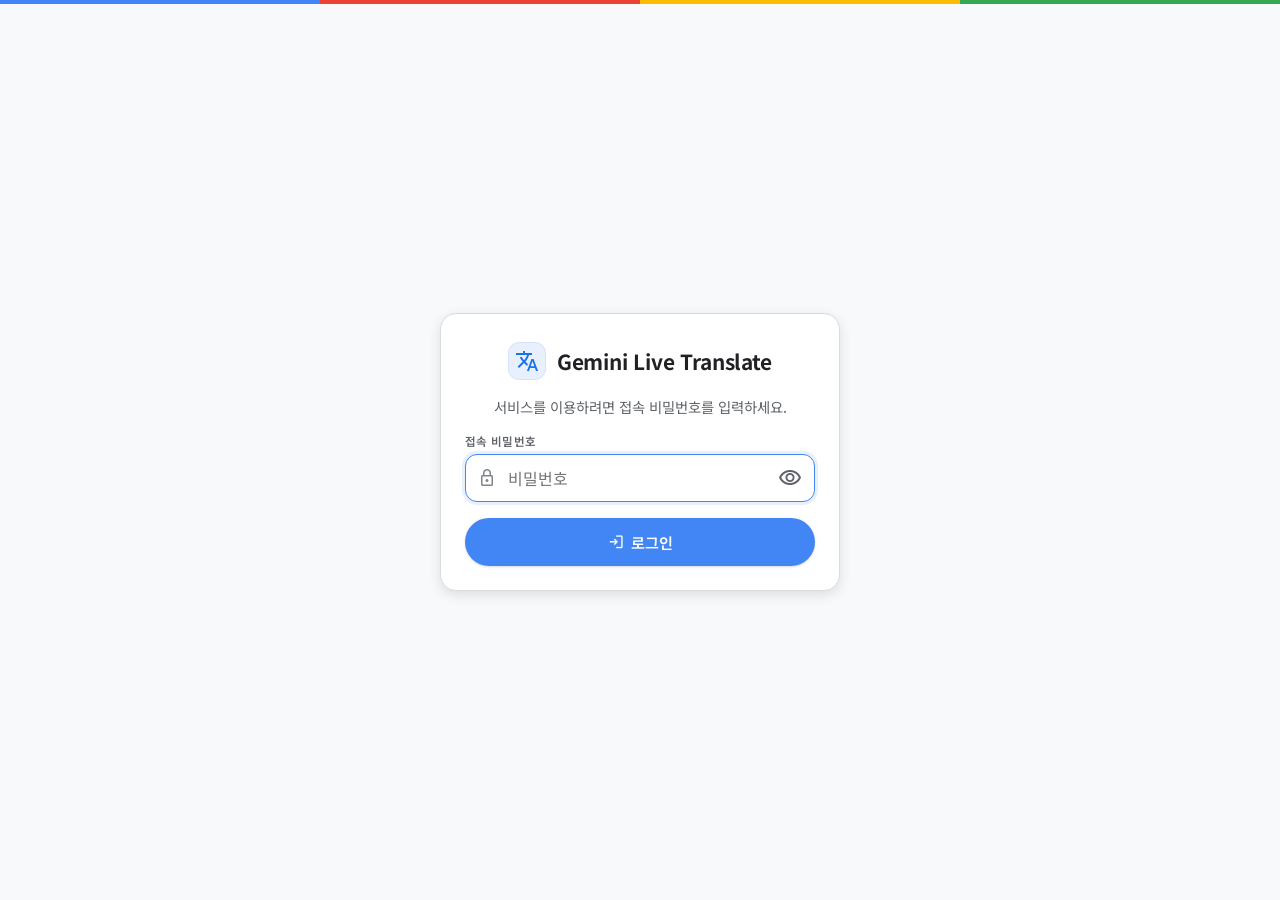
<file: static/login.html>
<!doctype html>
<html lang="ko">
<head>
  <meta charset="utf-8" />
  <meta name="viewport" content="width=device-width, initial-scale=1, viewport-fit=cover" />
  <meta name="theme-color" content="#ffffff" />
  <title>로그인 · Gemini Live Translate</title>
  <link rel="preconnect" href="https://fonts.googleapis.com" />
  <link rel="preconnect" href="https://fonts.gstatic.com" crossorigin />
  <link href="https://fonts.googleapis.com/css2?family=Google+Sans:wght@400;500;700&family=Noto+Sans+KR:wght@400;500;600;700&display=swap" rel="stylesheet" />
  <link href="https://fonts.googleapis.com/css2?family=Material+Symbols+Outlined:opsz,wght,FILL,GRAD@20..48,400,0..1,0" rel="stylesheet" />
  <link rel="stylesheet" href="/static/styles.css?v=20261016e" />
</head>
<body class="login-body">
  <div class="google-color-bar" aria-hidden="true">
    <span class="g-blue"></span>
    <span class="g-red"></span>
    <span class="g-yellow"></span>
    <span class="g-green"></span>
  </div>

  <main class="login-shell">
    <form class="login-card" id="loginForm" autocomplete="off" novalidate>
      <div class="brand-group login-brand">
        <div class="brand-logo" aria-hidden="true">
          <span class="material-symbols-outlined">translate</span>
        </div>
        <h1 class="brand-heading">Gemini Live Translate</h1>
      </div>

      <p class="login-desc">서비스를 이용하려면 접속 비밀번호를 입력하세요.</p>

      <label class="login-field">
        <span class="login-label">접속 비밀번호</span>
        <span class="login-input-wrap">
          <span class="material-symbols-outlined login-input-icon" aria-hidden="true">lock</span>
          <input
            type="password"
            id="passwordInput"
            name="password"
            class="login-input"
            placeholder="비밀번호"
            autocomplete="current-password"
            autofocus
            required
          />
          <button type="button" class="login-eye" id="btnTogglePw" aria-label="비밀번호 표시">
            <span class="material-symbols-outlined">visibility</span>
          </button>
        </span>
      </label>

      <p class="login-error" id="loginError" role="alert" hidden></p>

      <button type="submit" class="btn btn-primary-mic login-submit" id="btnLogin">
        <span class="material-symbols-outlined" id="loginIcon">login</span>
        <span id="loginLabel">로그인</span>
      </button>
    </form>
  </main>

  <script>
    (function () {
      const form = document.getElementById("loginForm");
      const input = document.getElementById("passwordInput");
      const errorEl = document.getElementById("loginError");
      const btn = document.getElementById("btnLogin");
      const label = document.getElementById("loginLabel");
      const icon = document.getElementById("loginIcon");
      const eye = document.getElementById("btnTogglePw");

      eye.addEventListener("click", () => {
        const show = input.type === "password";
        input.type = show ? "text" : "password";
        eye.querySelector("span").textContent = show ? "visibility_off" : "visibility";
        input.focus();
      });

      function showError(msg) {
        errorEl.textContent = msg;
        errorEl.hidden = false;
        input.classList.add("is-invalid");
        input.select();
      }

      form.addEventListener("submit", async (e) => {
        e.preventDefault();
        const password = input.value.trim();
        if (!password) {
          showError("비밀번호를 입력하세요.");
          return;
        }
        errorEl.hidden = true;
        input.classList.remove("is-invalid");
        btn.disabled = true;
        label.textContent = "확인 중...";
        icon.textContent = "hourglass_top";

        try {
          const res = await fetch("/api/login", {
            method: "POST",
            headers: { "Content-Type": "application/json" },
            credentials: "same-origin",
            body: JSON.stringify({ password }),
          });
          if (res.ok) {
            window.location.replace("/");
            return;
          }
          let detail = "비밀번호가 올바르지 않습니다.";
          try { detail = (await res.json()).detail || detail; } catch (_) {}
          showError(detail);
        } catch (_) {
          showError("서버에 연결할 수 없습니다. 잠시 후 다시 시도하세요.");
        } finally {
          btn.disabled = false;
          label.textContent = "로그인";
          icon.textContent = "login";
        }
      });
    })();
  </script>
</body>
</html>
</file>
<file: static/styles.css>
:root {
  /* Official Google 4-Color Palette on Pure White Background */
  --bg-white: #ffffff;
  --bg-subtle: #f8f9fa;
  --surface-card: #ffffff;

  --g-blue: #4285f4;
  --g-blue-dark: #1a73e8;
  --g-blue-soft: #e8f0fe;
  --g-blue-border: #d2e3fc;

  --g-red: #ea4335;
  --g-red-dark: #d93025;
  --g-red-soft: #fce8e6;
  --g-red-border: #fad2cf;

  --g-yellow: #fbbc05;
  --g-yellow-dark: #b06000;
  --g-yellow-soft: #fef7e0;
  --g-yellow-border: #feefc3;

  --g-green: #34a853;
  --g-green-dark: #188038;
  --g-green-soft: #e6f4ea;
  --g-green-border: #ceead6;

  --text-primary: #202124;
  --text-secondary: #5f6368;
  --text-muted: #80868b;
  --border-light: #dadce0;
  --border-subtle: #e8eaed;

  --radius-sm: 8px;
  --radius-md: 12px;
  --radius-lg: 16px;
  --radius-pill: 9999px;

  --shadow-xs: 0 1px 2px rgba(60, 64, 67, 0.08);
  --shadow-sm: 0 1px 3px rgba(60, 64, 67, 0.12), 0 1px 2px rgba(60, 64, 67, 0.08);
  --shadow-md: 0 4px 12px rgba(60, 64, 67, 0.14);

  --font-sans: 'Google Sans', 'Noto Sans KR', -apple-system, BlinkMacSystemFont, sans-serif;
  --font-mono: 'Roboto Mono', monospace;
}

*,
*::before,
*::after {
  box-sizing: border-box;
}

html,
body {
  margin: 0;
  padding: 0;
  inline-size: 100%;
  block-size: 100dvh;
  background-color: var(--bg-white);
  color: var(--text-primary);
  font-family: var(--font-sans);
  -webkit-font-smoothing: antialiased;
  -webkit-text-size-adjust: 100%;
  overscroll-behavior: none;
  overflow: clip;
}

button,
select {
  touch-action: manipulation;
  -webkit-tap-highlight-color: transparent;
}

button {
  user-select: none;
  -webkit-user-select: none;
}

/* Google 4-Color Top Accent Strip */
.google-color-bar {
  display: grid;
  grid-template-columns: repeat(4, 1fr);
  block-size: 4px;
  inline-size: 100%;
}
.google-color-bar .g-blue { background: var(--g-blue); }
.google-color-bar .g-red { background: var(--g-red); }
.google-color-bar .g-yellow { background: var(--g-yellow); }
.google-color-bar .g-green { background: var(--g-green); }

/* Main App Grid Shell (100dvh minus 4px color bar, with iPhone/Android safe-area insets) */
.app-shell {
  display: grid;
  grid-template-columns: minmax(0, 1fr);
  grid-template-rows: auto auto minmax(0, 1fr) auto;
  inline-size: 100%;
  block-size: calc(100dvh - 4px);
  max-inline-size: 1440px;
  margin-inline: auto;
  padding-block-start: env(safe-area-inset-top, 0px);
  padding-block-end: max(0.35rem, env(safe-area-inset-bottom, 0px));
  padding-inline-start: max(clamp(0.75rem, 2vw, 1.5rem), env(safe-area-inset-left, 0px));
  padding-inline-end: max(clamp(0.75rem, 2vw, 1.5rem), env(safe-area-inset-right, 0px));
  background-color: var(--bg-white);
}

/* Header */
.app-header {
  display: flex;
  flex-wrap: wrap;
  align-items: center;
  justify-content: space-between;
  gap: 0.75rem;
  padding-block: 0.65rem;
  border-block-end: 1px solid var(--border-subtle);
}

.brand-group {
  display: flex;
  align-items: center;
  gap: 0.65rem;
  min-inline-size: 0;
}

.brand-logo {
  display: grid;
  place-items: center;
  inline-size: 38px;
  block-size: 38px;
  border-radius: 11px;
  background: var(--g-blue-soft);
  color: var(--g-blue-dark);
  border: 1px solid var(--g-blue-border);
  flex-shrink: 0;
}

.brand-heading {
  margin: 0;
  font-size: clamp(1.05rem, 2vw, 1.3rem);
  font-weight: 700;
  letter-spacing: -0.01em;
  color: var(--text-primary);
  white-space: nowrap;
}

.header-actions {
  display: flex;
  align-items: center;
  flex-wrap: wrap;
  gap: 0.5rem;
}

/* Session Status Pill */
.session-status-pill {
  display: inline-flex;
  align-items: center;
  gap: 0.4rem;
  padding: 0.35rem 0.75rem;
  border-radius: var(--radius-pill);
  font-size: 0.78rem;
  font-weight: 500;
  background: var(--bg-subtle);
  color: var(--text-secondary);
  border: 1px solid var(--border-light);
}

.status-dot {
  inline-size: 8px;
  block-size: 8px;
  border-radius: 50%;
  background: var(--text-muted);
  flex-shrink: 0;
}

.session-status-pill[data-state="connected"] {
  background: var(--g-green-soft);
  color: var(--g-green-dark);
  border-color: var(--g-green-border);
}
.session-status-pill[data-state="connected"] .status-dot {
  background: var(--g-green);
  box-shadow: 0 0 0 3px rgba(52, 168, 83, 0.2);
}

.session-status-pill[data-state="connecting"],
.session-status-pill[data-state="resuming"],
.session-status-pill[data-state="reconnecting"] {
  background: var(--g-yellow-soft);
  color: var(--g-yellow-dark);
  border-color: var(--g-yellow-border);
}
.session-status-pill[data-state="connecting"] .status-dot,
.session-status-pill[data-state="resuming"] .status-dot,
.session-status-pill[data-state="reconnecting"] .status-dot {
  background: var(--g-yellow);
}

.session-status-pill[data-state="error"] {
  background: var(--g-red-soft);
  color: var(--g-red-dark);
  border-color: var(--g-red-border);
}
.session-status-pill[data-state="error"] .status-dot {
  background: var(--g-red);
}

.session-timer {
  font-family: var(--font-mono);
  font-size: 0.74rem;
  margin-inline-start: 0.25rem;
  padding-inline-start: 0.4rem;
  border-inline-start: 1px solid currentColor;
}

/* Control Bar (Languages + Speaker/Mic Controls) */
.control-bar {
  display: flex;
  flex-wrap: wrap;
  align-items: center;
  justify-content: space-between;
  gap: 0.75rem;
  padding-block: 0.6rem;
  border-block-end: 1px solid var(--border-subtle);
}

.lang-selector-group {
  display: flex;
  align-items: center;
  gap: 0.5rem;
  flex: 1 1 420px;
  min-inline-size: 0;
}

.lang-box {
  flex: 1 1 150px;
  min-inline-size: 0;
  display: flex;
  flex-direction: column;
  gap: 0.15rem;
  padding: 0.38rem 0.65rem;
  border-radius: var(--radius-md);
  background: var(--bg-white);
  border: 1px solid var(--border-light);
  transition: border-color 0.15s ease, box-shadow 0.15s ease;
}

.source-lang-box:focus-within {
  border-color: var(--g-blue);
  box-shadow: 0 0 0 2px var(--g-blue-soft);
}

.target-lang-box:focus-within {
  border-color: var(--g-green);
  box-shadow: 0 0 0 2px var(--g-green-soft);
}

.lang-label {
  position: relative;
  display: flex;
  align-items: center;
  gap: 0.35rem;
  block-size: 1.15rem;
  min-block-size: 1.15rem;
  max-block-size: 1.15rem;
  font-size: 0.68rem;
  font-weight: 600;
  line-height: 1;
  color: var(--text-secondary);
  text-transform: uppercase;
  letter-spacing: 0.03em;
  white-space: nowrap;
  overflow: hidden;
}

.lang-dot {
  inline-size: 7px;
  block-size: 7px;
  border-radius: 50%;
  flex-shrink: 0;
}
.lang-dot.blue { background: var(--g-blue); }
.lang-dot.green { background: var(--g-green); }

.detected-chip {
  position: absolute;
  inset-inline-end: 0;
  inset-block-start: 50%;
  transform: translateY(-50%);
  margin-inline-start: 0;
  font-size: 0.64rem;
  font-weight: 600;
  line-height: 1;
  padding: 0.12rem 0.38rem;
  border-radius: var(--radius-pill);
  background: var(--g-yellow-soft);
  color: var(--g-yellow-dark);
  border: 1px solid var(--g-yellow-border);
  box-shadow: -6px 0 4px 2px var(--bg-white);
  text-transform: none;
  white-space: nowrap;
}

.detected-chip[hidden] {
  display: none !important;
}

@media (max-width: 640px) {
  .source-lang-box:has(#detectedLangChip:not([hidden])) .lang-word-optional {
    display: none;
  }
}

.select-wrap {
  position: relative;
  display: flex;
  align-items: center;
  inline-size: 100%;
}

/* 16px font-size prevents iOS Safari from auto-zooming the page when tapping <select> */
.lang-select {
  appearance: none;
  -webkit-appearance: none;
  border: none;
  background: transparent;
  font-family: var(--font-sans);
  font-size: 1rem; /* 16px */
  font-weight: 600;
  color: var(--text-primary);
  cursor: pointer;
  inline-size: 100%;
  outline: none;
  padding-block: 0.1rem;
  padding-inline-end: 1.35rem;
  text-overflow: ellipsis;
}

.select-chevron {
  position: absolute;
  inset-inline-end: 0;
  font-size: 1.15rem;
  color: var(--text-secondary);
  pointer-events: none;
}

.swap-btn {
  display: grid;
  place-items: center;
  inline-size: 40px;
  block-size: 40px;
  border-radius: 50%;
  border: 1px solid var(--border-light);
  background: var(--bg-white);
  color: var(--g-blue-dark);
  cursor: pointer;
  flex-shrink: 0;
  transition: transform 0.2s ease, background-color 0.15s ease, border-color 0.15s ease;
}

.swap-btn:active {
  background: var(--g-blue-soft);
  transform: scale(0.95);
}

.audio-controls-group {
  display: flex;
  align-items: center;
  gap: 0.5rem;
  flex-wrap: wrap;
}

/* Buttons */
.btn {
  display: inline-flex;
  align-items: center;
  justify-content: center;
  gap: 0.4rem;
  min-block-size: 40px;
  padding: 0.48rem 0.9rem;
  border-radius: var(--radius-pill);
  font-family: var(--font-sans);
  font-size: 0.84rem;
  font-weight: 600;
  border: 1px solid transparent;
  cursor: pointer;
  transition: background-color 0.15s ease, border-color 0.15s ease, color 0.15s ease;
  white-space: nowrap;
}

.btn .material-symbols-outlined {
  font-size: 1.15rem;
}

.btn-tonal.btn-yellow {
  background: var(--g-yellow-soft);
  color: var(--g-yellow-dark);
  border-color: var(--g-yellow-border);
}

.btn-tonal.btn-green {
  background: var(--g-green-soft);
  color: var(--g-green-dark);
  border-color: var(--g-green-border);
}

.btn-icon-only {
  inline-size: 40px;
  block-size: 40px;
  padding: 0;
  border-radius: 50%;
  background: var(--bg-white);
  color: var(--text-secondary);
  border-color: var(--border-light);
}

/* Desktop-only Audio Source Segmented Selector ("주변 소리" vs "PC 오디오") */
.desktop-source-segment {
  display: inline-flex;
  align-items: center;
  padding: 3px;
  gap: 2px;
  min-block-size: 40px;
  border-radius: var(--radius-pill);
  background: var(--bg-subtle);
  border: 1px solid var(--border-light);
}

.desktop-source-segment[hidden] {
  display: none !important;
}

.source-seg-btn {
  display: inline-flex;
  align-items: center;
  gap: 0.32rem;
  min-block-size: 32px;
  padding: 0.28rem 0.72rem;
  border-radius: var(--radius-pill);
  border: 1px solid transparent;
  background: transparent;
  color: var(--text-secondary);
  font-family: var(--font-sans);
  font-size: 0.82rem;
  font-weight: 600;
  cursor: pointer;
  user-select: none;
  -webkit-user-select: none;
  white-space: nowrap;
  transition: background-color 0.15s ease, color 0.15s ease, box-shadow 0.15s ease;
}

.source-seg-btn:hover {
  color: var(--text-primary);
}

.source-seg-btn .material-symbols-outlined {
  font-size: 1.05rem;
}

.source-seg-btn[data-active="true"] {
  background: #ffffff;
  color: var(--g-blue-dark, #174ea6);
  border-color: var(--g-blue-border, #aecbfa);
  box-shadow: 0 1px 2px rgba(60, 64, 67, 0.12);
}

/* Translated Audio Output ("번역 음성 듣기") Switch Toggle */
.audio-output-toggle {
  display: inline-flex;
  align-items: center;
  gap: 0.45rem;
  min-block-size: 40px;
  padding: 0.42rem 0.85rem;
  border-radius: var(--radius-pill);
  font-family: var(--font-sans);
  font-size: 0.84rem;
  font-weight: 600;
  background: var(--bg-subtle);
  color: var(--text-secondary);
  border: 1px solid var(--border-light);
  cursor: pointer;
  user-select: none;
  -webkit-user-select: none;
  transition: background-color 0.15s ease, border-color 0.15s ease, color 0.15s ease;
  white-space: nowrap;
}

.audio-output-toggle .material-symbols-outlined {
  font-size: 1.15rem;
}

.audio-output-toggle[data-active="true"] {
  background: var(--g-green-soft);
  color: var(--g-green-dark);
  border-color: var(--g-green-border);
}

input[type="checkbox"][switch] {
  accent-color: var(--g-green, #34a853);
  margin: 0;
  cursor: pointer;
}

input[type="checkbox"][switch]:focus-visible {
  outline: 3px solid var(--focus-color, #ff8c00);
  outline-offset: 4px;
}

/* Fallback switch styling when native <input type="checkbox" switch> is not supported (e.g. Chrome/Edge/Firefox) */
input[type="checkbox"][switch][data-switch-fallback="true"] {
  appearance: none;
  -webkit-appearance: none;
  position: relative;
  inline-size: 34px;
  block-size: 20px;
  border-radius: 999px;
  background-color: #bdc1c6;
  transition: background-color 0.18s ease;
  flex-shrink: 0;
}

input[type="checkbox"][switch][data-switch-fallback="true"]::after {
  content: "";
  position: absolute;
  inset-block-start: 2px;
  inset-inline-start: 2px;
  inline-size: 16px;
  block-size: 16px;
  border-radius: 50%;
  background: #ffffff;
  box-shadow: 0 1px 2px rgba(0, 0, 0, 0.25);
  transition: transform 0.18s ease;
}

input[type="checkbox"][switch][data-switch-fallback="true"]:checked {
  background-color: var(--g-green, #34a853);
}

input[type="checkbox"][switch][data-switch-fallback="true"]:checked::after {
  transform: translateX(14px);
}

/* Primary Start / Stop Mic Button */
.btn-primary-mic {
  padding: 0.52rem 1.2rem;
  background: var(--g-blue);
  color: #ffffff;
  box-shadow: var(--shadow-sm);
}

.btn-primary-mic[data-recording="true"] {
  background: var(--g-red);
  color: #ffffff;
  animation: pulse-red 2s infinite;
}

@keyframes pulse-red {
  0% { box-shadow: 0 0 0 0 rgba(234, 67, 53, 0.42); }
  70% { box-shadow: 0 0 0 7px rgba(234, 67, 53, 0); }
  100% { box-shadow: 0 0 0 0 rgba(234, 67, 53, 0); }
}

/* 4-Color Equalizer Bars inside Mic Button */
.audio-bars {
  display: inline-flex;
  align-items: center;
  gap: 2px;
  block-size: 14px;
  margin-inline-start: 0.25rem;
}
.audio-bars[hidden] {
  display: none !important;
}
.audio-bars .bar {
  display: inline-block;
  inline-size: 3px;
  block-size: 17px; /* max height; JS scales with transform (4px resting ≈ 0.235) */
  border-radius: 2px;
  background: #ffffff;
  transform: scaleY(0.235);
  transform-origin: center;
  transition: transform 0.08s ease;
  will-change: transform;
}

/* ==========================================================================
   MAIN SPLIT STAGE: Top (Collapsible Source) / Bottom (Expandable Target)
   ========================================================================== */
.split-stage {
  display: grid;
  grid-template-columns: minmax(0, 1fr);
  grid-template-rows: minmax(0, 1fr) minmax(0, 1fr);
  gap: 0.75rem;
  padding-block-start: 0.75rem;
  padding-block-end: 0.25rem;
  min-inline-size: 0;
  min-block-size: 0;
}

/* When Source is collapsed, Source shrinks to its header bar and Target takes all remaining height */
.split-stage.is-source-collapsed {
  grid-template-rows: auto minmax(0, 1fr);
}

.transcript-panel {
  position: relative;
  display: grid;
  grid-template-columns: minmax(0, 1fr);
  grid-template-rows: auto minmax(0, 1fr);
  background: var(--bg-white);
  border-radius: var(--radius-lg);
  border: 1.5px solid var(--border-light);
  box-shadow: var(--shadow-xs);
  min-inline-size: 0;
  min-block-size: 0;
  overflow: clip;
}

.source-panel {
  border-block-start: 4px solid var(--g-blue);
}

.source-panel.is-collapsed {
  grid-template-rows: auto;
}

.source-panel.is-collapsed .transcript-scroll-area {
  display: none;
}

.source-panel.is-collapsed .panel-header {
  border-block-end: none;
}

.target-panel {
  border-block-start: 4px solid var(--g-green);
}

.panel-header {
  display: flex;
  align-items: center;
  justify-content: space-between;
  gap: 0.5rem;
  padding: 0.55rem 1rem;
  background: var(--bg-subtle);
  border-block-end: 1px solid var(--border-subtle);
  min-inline-size: 0;
  overflow: hidden;
}

.panel-title-group {
  display: flex;
  align-items: center;
  gap: 0.5rem;
  min-inline-size: 0;
  flex: 1 1 0%;
  overflow: hidden;
}

.panel-indicator {
  inline-size: 10px;
  block-size: 10px;
  border-radius: 50%;
  flex-shrink: 0;
}
.panel-indicator.blue { background: var(--g-blue); }
.panel-indicator.green { background: var(--g-green); }

.panel-title-group h2 {
  margin: 0;
  font-size: 0.95rem;
  font-weight: 700;
  color: var(--text-primary);
  white-space: nowrap;
  flex-shrink: 0;
}

.lang-tag {
  font-size: 0.72rem;
  font-weight: 600;
  padding: 0.12rem 0.55rem;
  border-radius: var(--radius-pill);
  white-space: nowrap;
  flex-shrink: 0;
}
.blue-tag {
  background: var(--g-blue-soft);
  color: var(--g-blue-dark);
  border: 1px solid var(--g-blue-border);
}
.green-tag {
  background: var(--g-green-soft);
  color: var(--g-green-dark);
  border: 1px solid var(--g-green-border);
}

/* One-line live preview of the latest Source sentence when Source panel is collapsed */
.collapsed-preview {
  flex: 1 1 0%;
  font-size: 0.82rem;
  color: var(--text-secondary);
  white-space: nowrap;
  overflow: hidden;
  text-overflow: ellipsis;
  margin-inline-start: 0.35rem;
  min-inline-size: 0;
}
.collapsed-preview[hidden] {
  display: none !important;
}

.panel-actions {
  display: flex;
  align-items: center;
  gap: 0.4rem;
  flex-shrink: 0;
}

.count-badge {
  font-size: 0.74rem;
  font-weight: 500;
  color: var(--text-secondary);
  margin-inline-end: 0.15rem;
}

/* Live latency indicator (speech onset -> text shown) */
.latency-badge {
  display: inline-flex;
  align-items: center;
  gap: 0.2rem;
  font-size: 0.74rem;
  font-weight: 600;
  font-variant-numeric: tabular-nums;
  padding: 0.15rem 0.5rem;
  border-radius: 999px;
  border: 1px solid transparent;
  margin-inline-end: 0.3rem;
  white-space: nowrap;
  transition: background-color 0.3s ease;
}
.latency-badge .material-symbols-outlined {
  font-size: 0.95rem;
}
.latency-badge.blue-latency {
  color: #1a56c4;
  background: rgba(66, 133, 244, 0.1);
  border-color: rgba(66, 133, 244, 0.25);
}
.latency-badge.green-latency {
  color: #1e7e34;
  background: rgba(52, 168, 83, 0.1);
  border-color: rgba(52, 168, 83, 0.25);
}
.latency-badge.latency-slow {
  color: #b3261e;
  background: rgba(234, 67, 53, 0.1);
  border-color: rgba(234, 67, 53, 0.3);
}
.latency-badge[hidden] {
  display: none !important;
}

.panel-action-btn {
  display: inline-flex;
  align-items: center;
  justify-content: center;
  gap: 0.25rem;
  min-block-size: 32px;
  padding: 0.25rem 0.6rem;
  border-radius: var(--radius-sm);
  border: 1px solid var(--border-light);
  background: var(--bg-white);
  color: var(--text-secondary);
  font-family: var(--font-sans);
  font-size: 0.75rem;
  font-weight: 600;
  cursor: pointer;
}
.panel-action-btn .material-symbols-outlined {
  font-size: 1rem;
}

.collapse-toggle-btn[aria-expanded="false"] {
  background: var(--g-blue-soft);
  color: var(--g-blue-dark);
  border-color: var(--g-blue-border);
}

/* Independent Scroll Container per Panel */
.transcript-scroll-area {
  position: relative;
  overflow-y: auto;
  scrollbar-gutter: stable;
  overscroll-behavior: contain;
  padding: 0.85rem 1rem;
  min-block-size: 0;
}

/* Empty State */
.empty-state {
  display: flex;
  flex-direction: column;
  align-items: center;
  justify-content: center;
  text-align: center;
  block-size: 100%;
  min-block-size: 100px;
  color: var(--text-secondary);
  padding: 1rem;
}
.empty-state[hidden] {
  display: none !important;
}
.empty-icon {
  font-size: 2rem;
  margin-block-end: 0.35rem;
  padding: 0.55rem;
  border-radius: 50%;
}
.blue-icon {
  background: var(--g-blue-soft);
  color: var(--g-blue);
}
.green-icon {
  background: var(--g-green-soft);
  color: var(--g-green);
}
.empty-title {
  margin: 0;
  font-size: 0.92rem;
  font-weight: 600;
  color: var(--text-primary);
}
.empty-desc {
  margin: 0.25rem 0 0;
  font-size: 0.78rem;
  color: var(--text-muted);
}

/* Utterance Sentence Lines */
.utterance-list {
  display: flex;
  flex-direction: column;
  gap: 0.45rem;
}

.utterance-line {
  margin: 0;
  padding: 0.12rem 0;
  font-size: clamp(0.98rem, 1.3vw, 1.12rem);
  line-height: 1.62;
  color: var(--text-primary);
  word-break: keep-all;
  overflow-wrap: anywhere;
  transition: font-size 0.15s ease;
  content-visibility: auto;
  contain-intrinsic-size: auto 1.8em;
}

/* When Source is collapsed, enlarge Target text so it is easier to read at a glance */
.split-stage.is-source-collapsed .target-panel .utterance-line {
  font-size: clamp(1.1rem, 1.7vw, 1.32rem);
  line-height: 1.68;
}

.utterance-line.is-streaming {
  color: var(--g-blue-dark);
  font-weight: 500;
}

.target-panel .utterance-line.is-streaming {
  color: var(--g-green-dark);
}

/* Floating "Jump to Latest" Pill when user scrolls up to read history */
.jump-latest-btn {
  position: sticky;
  inset-block-end: 0.5rem;
  margin-inline: auto;
  display: inline-flex;
  align-items: center;
  gap: 0.25rem;
  padding: 0.38rem 0.85rem;
  border-radius: var(--radius-pill);
  border: 1px solid var(--g-blue-border);
  background: var(--g-blue-dark);
  color: #ffffff;
  font-family: var(--font-sans);
  font-size: 0.76rem;
  font-weight: 600;
  box-shadow: var(--shadow-md);
  cursor: pointer;
  z-index: 5;
}
.jump-latest-btn.green {
  border-color: var(--g-green-border);
  background: var(--g-green-dark);
}
.jump-latest-btn[hidden] {
  display: none !important;
}
.jump-latest-btn .material-symbols-outlined {
  font-size: 0.95rem;
}

/* Bottom Status Footer (Below Target Text Box) */
.app-footer {
  display: flex;
  align-items: center;
  justify-content: center;
  min-block-size: 1.15rem;
  padding-block: 0.2rem 0;
}

.toast-snackbar {
  position: static;
  transform: none;
  max-inline-size: 100%;
  padding: 0.1rem 0.25rem;
  border-radius: 0;
  background: transparent;
  color: var(--text-muted);
  font-size: 0.72rem;
  font-weight: 400;
  line-height: 1.3;
  text-align: center;
  box-shadow: none;
  pointer-events: none;
  white-space: nowrap;
  overflow: hidden;
  text-overflow: ellipsis;
}
.toast-snackbar[hidden] {
  display: none !important;
}

/* Apply hover styles only on devices with a real mouse pointer (prevents sticky hover on iPhone/Android) */
@media (hover: hover) and (pointer: fine) {
  .swap-btn:hover {
    background: var(--g-blue-soft);
    border-color: var(--g-blue-border);
    transform: rotate(180deg);
  }
  .btn-tonal.btn-yellow:hover { background: #fde293; }
  .btn-tonal.btn-green:hover { background: #ceead6; }
  .btn-icon-only:hover {
    background: var(--g-red-soft);
    color: var(--g-red-dark);
    border-color: var(--g-red-border);
  }
  .audio-output-toggle[data-active="false"]:hover {
    background: var(--g-blue-soft);
    color: var(--g-blue-dark);
    border-color: var(--g-blue-border);
  }
  .btn-primary-mic:hover { background: var(--g-blue-dark); }
  .btn-primary-mic[data-recording="true"]:hover { background: var(--g-red-dark); }
  .panel-action-btn:hover {
    background: var(--g-blue-soft);
    color: var(--g-blue-dark);
    border-color: var(--g-blue-border);
  }
}

/* Mobile Responsive Adjustments (iPhone & Android) */
@media (max-width: 720px) {
  .app-shell {
    padding-inline-start: max(0.55rem, env(safe-area-inset-left, 0px));
    padding-inline-end: max(0.55rem, env(safe-area-inset-right, 0px));
  }

  .app-header {
    padding-block: 0.45rem;
    gap: 0.4rem;
  }

  .brand-logo {
    inline-size: 34px;
    block-size: 34px;
  }

  .brand-heading {
    font-size: 1rem;
  }

  .btn-label {
    display: none;
  }

  .header-actions .btn {
    padding: 0.45rem 0.65rem;
  }

  .header-actions .btn-icon-only {
    inline-size: 38px;
    block-size: 38px;
  }

  .control-bar {
    padding-block: 0.45rem;
    gap: 0.45rem;
  }

  .lang-selector-group {
    flex: 1 1 100%;
    gap: 0.35rem;
  }

  .lang-box {
    padding: 0.32rem 0.5rem;
  }

  .lang-select {
    font-size: 1rem; /* Keep >=16px so iOS Safari never zooms on tap */
  }

  .audio-controls-group {
    inline-size: 100%;
    justify-content: space-between;
  }

  .audio-output-toggle {
    flex: 0 0 auto;
    min-block-size: 44px;
    justify-content: center;
  }

  .btn-primary-mic {
    flex: 1 1 auto;
    min-block-size: 44px;
  }

  .split-stage {
    gap: 0.5rem;
    padding-block-start: 0.45rem;
  }

  .panel-header {
    padding: 0.45rem 0.7rem;
  }

  .panel-action-btn {
    min-block-size: 36px;
    padding: 0.25rem 0.55rem;
  }

  .transcript-scroll-area {
    padding: 0.65rem 0.75rem;
  }
}

@media (max-width: 400px) {
  .action-btn-label {
    display: none;
  }
}

/* Visually hidden but available to screen readers (finalized-translation announcer) */
.sr-only {
  position: absolute !important;
  inline-size: 1px;
  block-size: 1px;
  padding: 0;
  margin: -1px;
  overflow: hidden;
  clip-path: inset(50%);
  white-space: nowrap;
  border: 0;
}

/* Visible keyboard focus for all interactive controls */
.btn:focus-visible,
.swap-btn:focus-visible,
.source-seg-btn:focus-visible,
.panel-action-btn:focus-visible,
.jump-latest-btn:focus-visible,
.transcript-scroll-area:focus-visible {
  outline: 3px solid var(--focus-color, #ff8c00);
  outline-offset: 2px;
}

.btn[aria-disabled="true"] {
  cursor: progress;
  opacity: 0.8;
}

/* Short viewports (landscape phones, 200%+ zoom): allow the page to scroll instead of
   clipping the controls/transcripts (WCAG 1.4.10 Reflow). */
@media (max-height: 520px) {
  html,
  body {
    block-size: auto;
    min-block-size: 100dvh;
    overflow: auto;
  }

  .app-shell {
    block-size: auto;
    min-block-size: calc(100dvh - 4px);
    grid-template-rows: auto auto minmax(20rem, 1fr) auto;
  }

  .transcript-panel {
    min-block-size: 9rem;
  }
}

@media (prefers-reduced-motion: reduce) {
  *,
  *::before,
  *::after {
    animation-duration: 0.01ms !important;
    animation-iteration-count: 1 !important;
    transition-duration: 0.01ms !important;
    scroll-behavior: auto !important;
  }

  .swap-btn:hover {
    transform: none !important;
  }
}

/* ==========================================================================
   LOGIN PAGE
   ========================================================================== */
.login-body {
  overflow: auto;
}

.login-shell {
  min-block-size: calc(100dvh - 4px);
  display: grid;
  place-items: center;
  padding: max(1rem, env(safe-area-inset-top, 0px)) 1rem max(1rem, env(safe-area-inset-bottom, 0px));
  background: var(--bg-subtle);
}

.login-card {
  inline-size: 100%;
  max-inline-size: 400px;
  display: flex;
  flex-direction: column;
  gap: 1rem;
  padding: 1.75rem 1.5rem 1.5rem;
  background: var(--bg-white);
  border: 1.5px solid var(--border-light);
  border-radius: var(--radius-lg);
  box-shadow: var(--shadow-md);
}

.login-brand {
  justify-content: center;
}

.login-desc {
  margin: 0;
  text-align: center;
  font-size: 0.9rem;
  color: var(--text-secondary);
}

.login-field {
  display: flex;
  flex-direction: column;
  gap: 0.35rem;
}

.login-label {
  font-size: 0.72rem;
  font-weight: 600;
  letter-spacing: 0.03em;
  text-transform: uppercase;
  color: var(--text-secondary);
}

.login-input-wrap {
  position: relative;
  display: flex;
  align-items: center;
}

.login-input-icon {
  position: absolute;
  inset-inline-start: 0.75rem;
  color: var(--text-muted);
  font-size: 1.25rem;
  pointer-events: none;
}

.login-input {
  inline-size: 100%;
  min-block-size: 48px;
  padding: 0.6rem 2.75rem 0.6rem 2.6rem;
  font-family: var(--font-sans);
  font-size: 1rem; /* >=16px: prevents iOS zoom */
  color: var(--text-primary);
  background: var(--bg-white);
  border: 1px solid var(--border-light);
  border-radius: var(--radius-md);
  outline: none;
  transition: border-color 0.15s ease, box-shadow 0.15s ease;
}
.login-input:focus {
  border-color: var(--g-blue);
  box-shadow: 0 0 0 3px var(--g-blue-soft);
}
.login-input.is-invalid {
  border-color: var(--g-red);
  box-shadow: 0 0 0 3px var(--g-red-soft);
}

.login-eye {
  position: absolute;
  inset-inline-end: 0.35rem;
  display: grid;
  place-items: center;
  inline-size: 38px;
  block-size: 38px;
  border: none;
  border-radius: 50%;
  background: transparent;
  color: var(--text-secondary);
  cursor: pointer;
}

.login-error {
  margin: 0;
  padding: 0.55rem 0.75rem;
  font-size: 0.84rem;
  color: var(--g-red-dark);
  background: var(--g-red-soft);
  border: 1px solid var(--g-red-border);
  border-radius: var(--radius-sm);
}
.login-error[hidden] {
  display: none;
}

.login-submit {
  inline-size: 100%;
  min-block-size: 48px;
  font-size: 0.95rem;
}
.login-submit:disabled {
  opacity: 0.7;
  cursor: progress;
}

/* Header action button speech bubble tooltip */
.header-speech-bubble {
  position: fixed;
  inset: auto;
  z-index: 9999;
  padding: 0.38rem 0.68rem;
  border-radius: 8px;
  background: rgba(32, 33, 36, 0.94);
  color: #ffffff;
  font-size: 0.74rem;
  font-weight: 600;
  line-height: 1.3;
  white-space: nowrap;
  box-shadow: 0 4px 14px rgba(0, 0, 0, 0.22);
  opacity: 0;
  visibility: hidden;
  transform: translateY(-3px);
  transition: opacity 0.14s ease, transform 0.14s ease, visibility 0.14s ease;
  pointer-events: auto;
}

.header-speech-bubble[data-open="true"] {
  opacity: 1;
  visibility: visible;
  transform: translateY(0);
}

.header-speech-bubble::before {
  content: "";
  position: absolute;
  top: -5px;
  left: var(--arrow-x, 50%);
  transform: translateX(-50%);
  border-left: 6px solid transparent;
  border-right: 6px solid transparent;
  border-bottom: 6px solid rgba(32, 33, 36, 0.94);
}
</file>
